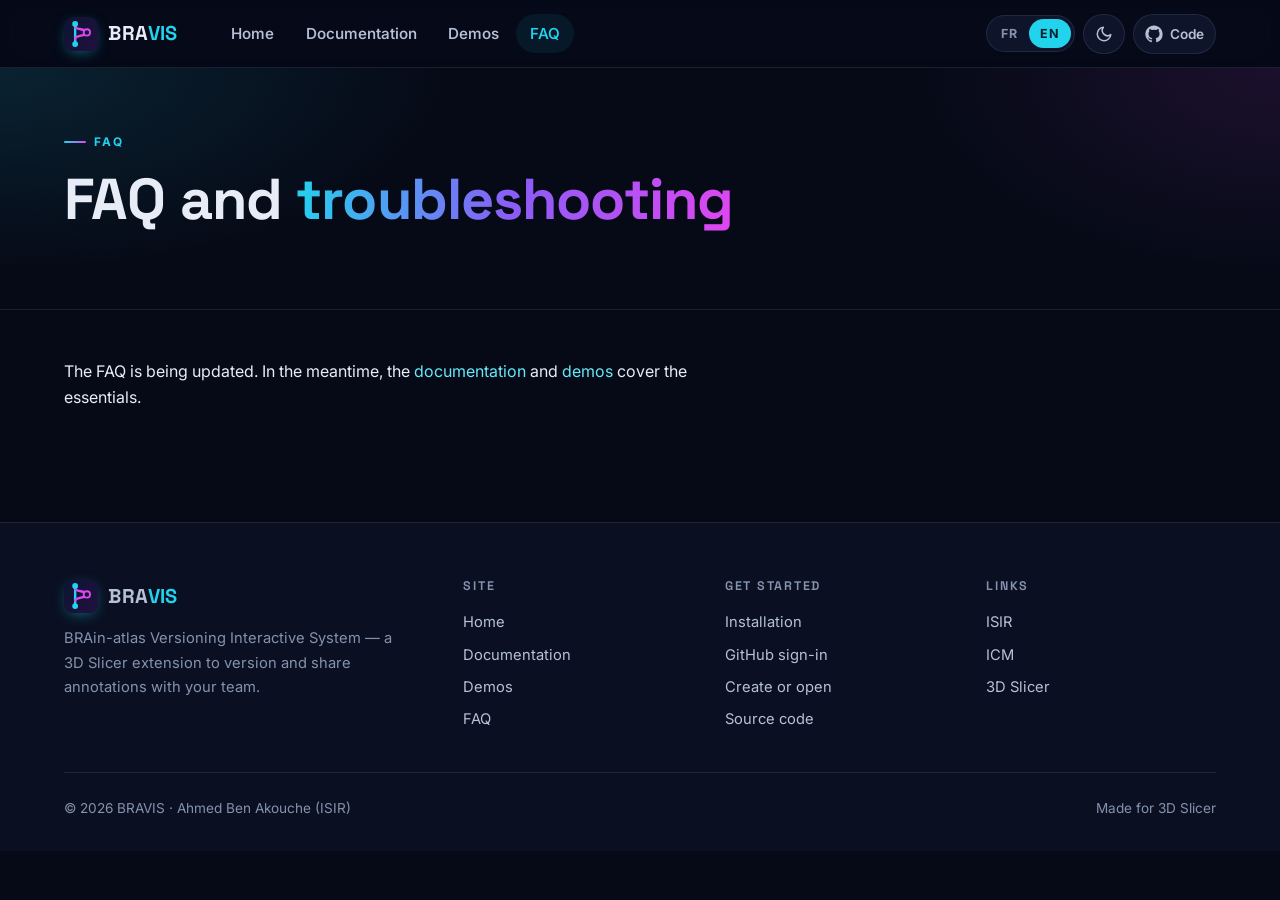
<file: faq.html>
<!DOCTYPE html>
<html lang="en" data-theme="dark" data-theme-pref="dark" data-lang="en"
      data-title-fr="FAQ et dépannage — BRAVIS"
      data-title-en="FAQ & troubleshooting — BRAVIS">
<head>
  <meta charset="utf-8">
  <meta name="viewport" content="width=device-width, initial-scale=1">
  <title>FAQ et dépannage — BRAVIS</title>
  <meta name="description" content="Questions fréquentes et dépannage de BRAVIS : installation, Share refusé, Merge, cadenas, reviews."
        data-fr-content="Questions fréquentes et dépannage de BRAVIS : installation, Share refusé, Merge, cadenas, reviews."
        data-en-content="BRAVIS frequently asked questions and troubleshooting: installation, refused Share, Merge, padlocks, reviews.">
  <meta name="theme-color" content="#060a17">
  <meta property="og:type" content="website">
  <meta property="og:title" content="FAQ — BRAVIS">
  <meta property="og:image" content="assets/img/bravis-banner.jpg">
  <link rel="icon" href="assets/img/favicon.svg" type="image/svg+xml">
  <link rel="preconnect" href="https://fonts.googleapis.com">
  <link rel="preconnect" href="https://fonts.gstatic.com" crossorigin>
  <link rel="stylesheet" href="https://fonts.googleapis.com/css2?family=Inter:wght@400..700&family=JetBrains+Mono:wght@500;700&family=Space+Grotesk:wght@500..700&display=swap">
  <link rel="stylesheet" href="assets/css/style.css">
  <script>
    (function () {
      var d = document.documentElement, t, l;
      try { t = localStorage.getItem("bravis-theme"); l = localStorage.getItem("bravis-lang"); } catch (e) {}
      if (t !== "light" && t !== "dark" && t !== "auto") t = "dark";
      if (l !== "fr" && l !== "en") l = "en";
      var dark = t === "dark" || (t === "auto" && window.matchMedia && matchMedia("(prefers-color-scheme: dark)").matches);
      d.setAttribute("data-theme", dark ? "dark" : "light");
      d.setAttribute("data-theme-pref", t);
      d.setAttribute("data-lang", l);
      d.lang = l;
      var title = d.getAttribute("data-title-" + l);
      if (title) document.title = title;
    })();
  </script>
  <script src="assets/js/config.js" defer></script>
  <script src="assets/js/videos.js" defer></script>
  <script src="assets/js/main.js" defer></script>
</head>
<body>
  <a class="skip-link" href="#main"><span data-l="fr">Aller au contenu</span><span data-l="en">Skip to content</span></a>

  <header class="site-header">
    <div class="container">
      <a class="brand" href="index.html" aria-label="BRAVIS">
        <img src="assets/img/favicon.svg" alt="" width="34" height="34">
        <span class="brand-name">BRA<span class="brand-vis">VIS</span></span>
      </a>
      <nav class="main-nav" id="main-nav" data-fr-aria-label="Navigation principale" data-en-aria-label="Main navigation">
        <a href="index.html"><span data-l="fr">Accueil</span><span data-l="en">Home</span></a>
        <a href="documentation.html">Documentation</a>
        <a href="demos.html"><span data-l="fr">Démos</span><span data-l="en">Demos</span></a>
        <a href="faq.html" aria-current="page">FAQ</a>
      </nav>
      <div class="header-actions">
        <div class="lang-switch" role="group" aria-label="Langue / Language">
          <button type="button" data-set-lang="fr" aria-pressed="true">FR</button>
          <button type="button" data-set-lang="en" aria-pressed="false">EN</button>
        </div>
        <button type="button" class="icon-btn theme-toggle" data-theme-toggle aria-label="Thème">
          <svg class="ico ico-auto" viewBox="0 0 24 24" fill="none" stroke="currentColor" stroke-width="2" aria-hidden="true"><circle cx="12" cy="12" r="9"/><path d="M12 3a9 9 0 0 0 0 18z" fill="currentColor"/></svg>
          <svg class="ico ico-light" viewBox="0 0 24 24" fill="none" stroke="currentColor" stroke-width="2" stroke-linecap="round" aria-hidden="true"><circle cx="12" cy="12" r="4"/><path d="M12 2v2M12 20v2M4.9 4.9l1.4 1.4M17.7 17.7l1.4 1.4M2 12h2M20 12h2M4.9 19.1l1.4-1.4M17.7 6.3l1.4-1.4"/></svg>
          <svg class="ico ico-dark" viewBox="0 0 24 24" fill="none" stroke="currentColor" stroke-width="2" stroke-linejoin="round" aria-hidden="true"><path d="M21 12.8A9 9 0 1 1 11.2 3a7 7 0 0 0 9.8 9.8z"/></svg>
        </button>
        <a class="icon-btn source-link" data-source-link href="#" hidden>
          <svg viewBox="0 0 24 24" fill="currentColor" aria-hidden="true"><path d="M12 .5C5.65.5.5 5.65.5 12c0 5.08 3.29 9.39 7.86 10.91.58.1.79-.25.79-.56v-2c-3.2.7-3.87-1.37-3.87-1.37-.52-1.33-1.28-1.69-1.28-1.69-1.04-.71.08-.7.08-.7 1.15.08 1.76 1.18 1.76 1.18 1.03 1.76 2.69 1.25 3.35.96.1-.75.4-1.25.73-1.54-2.55-.29-5.24-1.28-5.24-5.68 0-1.25.45-2.28 1.18-3.08-.12-.29-.51-1.46.11-3.04 0 0 .97-.31 3.17 1.18a11 11 0 0 1 5.77 0c2.2-1.49 3.17-1.18 3.17-1.18.63 1.58.23 2.75.11 3.04.74.8 1.18 1.83 1.18 3.08 0 4.41-2.69 5.38-5.25 5.67.41.36.78 1.06.78 2.14v3.17c0 .31.21.67.8.56A11.5 11.5 0 0 0 23.5 12C23.5 5.65 18.35.5 12 .5z"/></svg>
          <span class="label">Code</span>
        </a>
        <button type="button" class="icon-btn nav-toggle" aria-controls="main-nav" aria-expanded="false" data-fr-aria-label="Ouvrir le menu" data-en-aria-label="Open menu" aria-label="Menu">
          <svg viewBox="0 0 24 24" fill="none" stroke="currentColor" stroke-width="2" stroke-linecap="round" aria-hidden="true"><path d="M4 7h16M4 12h16M4 17h16"/></svg>
        </button>
      </div>
    </div>
  </header>

  <main id="main">
    <section class="doc-hero">
      <div class="container">
        <span class="eyebrow">FAQ</span>
        <h1><span data-l="fr">Questions fréquentes et <span class="gradient-text">dépannage</span></span><span data-l="en">FAQ and <span class="gradient-text">troubleshooting</span></span></h1>
      </div>
    </section>

    <section class="section" style="padding-top: 3rem;">
      <div class="container">
        <p class="lead" style="max-width: 40rem;">
          <span data-l="fr">La FAQ est en cours de mise à jour. En attendant, la <a href="documentation.html">documentation</a> et les <a href="demos.html">démos</a> couvrent l’essentiel.</span>
          <span data-l="en">The FAQ is being updated. In the meantime, the <a href="documentation.html">documentation</a> and <a href="demos.html">demos</a> cover the essentials.</span>
        </p>

        <!-- FAQ content kept for later — remove hidden to show again -->
        <div id="faq-content" hidden>

        <!-- ============ Installation ============ -->
        <h2 class="faq-cat"><span data-l="fr">Installation et connexion</span><span data-l="en">Installation &amp; sign-in</span></h2>
        <div class="faq-list">
          <details class="faq">
            <summary><span data-l="fr">Le module n’apparaît pas dans Slicer.</span><span data-l="en">The module does not show up in Slicer.</span></summary>
            <div class="faq-body">
              <div data-l="fr"><p>Vérifiez que <strong>Additional module paths</strong> (<span class="ui">Edit</span> → <span class="ui">Application Settings</span> → <span class="ui">Modules</span>) pointe bien vers le dossier <code>CollaborativeVersioning</code>, puis redémarrez Slicer. Le module se trouve dans la catégorie <strong>Informatics</strong>, sous le nom <strong>BRAVIS</strong>. <a href="documentation.html#installation">Voir l’installation</a>.</p></div>
              <div data-l="en"><p>Check that <strong>Additional module paths</strong> (<span class="ui">Edit</span> → <span class="ui">Application Settings</span> → <span class="ui">Modules</span>) points to the <code>CollaborativeVersioning</code> folder, then restart Slicer. The module is in the <strong>Informatics</strong> category, named <strong>BRAVIS</strong>. <a href="documentation.html#installation">See installation</a>.</p></div>
            </div>
          </details>
          <details class="faq">
            <summary><span data-l="fr">Message « The xxhash package is required… »</span><span data-l="en">“The xxhash package is required…” message</span></summary>
            <div class="faq-body">
              <div data-l="fr"><p>Le stockage des segmentations utilise <code>xxhash</code>. Dans la console Python de Slicer :</p></div>
              <div data-l="en"><p>Segmentation storage uses <code>xxhash</code>. In Slicer’s Python console:</p></div>
              <pre><code>slicer.util.pip_install("xxhash")</code></pre>
            </div>
          </details>
          <details class="faq">
            <summary><span data-l="fr">Git ou GitHub CLI (<code>gh</code>) introuvable.</span><span data-l="en">Git or GitHub CLI (<code>gh</code>) not found.</span></summary>
            <div class="faq-body">
              <div data-l="fr"><p>Installez-les, vérifiez dans un terminal avec <code>git --version</code> et <code>gh --version</code>, puis <strong>redémarrez Slicer</strong> pour qu’il les trouve dans le <code>PATH</code>.</p></div>
              <div data-l="en"><p>Install them, check in a terminal with <code>git --version</code> and <code>gh --version</code>, then <strong>restart Slicer</strong> so it finds them on the <code>PATH</code>.</p></div>
            </div>
          </details>
          <details class="faq">
            <summary><span data-l="fr">La connexion GitHub n’aboutit pas.</span><span data-l="en">GitHub sign-in does not complete.</span></summary>
            <div class="faq-body">
              <div data-l="fr"><p>Si un compte <code>gh</code> est déjà présent, utilisez <span class="ui">Continue</span> ou <span class="ui">Switch account</span> dans la fenêtre <strong>GitHub account</strong>. Sinon, cliquez sur <span class="ui">I have signed in</span> seulement <em>après</em> avoir collé le code sur <code>github.com/login/device</code> et autorisé l’accès. Si <strong>Cannot reach GitHub</strong> apparaît : <span class="ui">Try again</span>, ou <span class="ui">Local mode</span> pour travailler hors ligne sur les projets déjà présents. En dernier recours : <span class="ui">Disconnect</span> puis reconnectez-vous. <a href="documentation.html#connexion">Voir la connexion</a>.</p></div>
              <div data-l="en"><p>If a <code>gh</code> account is already present, use <span class="ui">Continue</span> or <span class="ui">Switch account</span> in the <strong>GitHub account</strong> window. Otherwise, click <span class="ui">I have signed in</span> only <em>after</em> pasting the code at <code>github.com/login/device</code> and authorizing. If <strong>Cannot reach GitHub</strong> shows: <span class="ui">Try again</span>, or <span class="ui">Local mode</span> to work offline on projects already on this computer. Last resort: <span class="ui">Disconnect</span>, then sign in again. <a href="documentation.html#connexion">See sign-in</a>.</p></div>
            </div>
          </details>
          <details class="faq">
            <summary><span data-l="fr">Quels atlas sont pris en charge ?</span><span data-l="en">Which atlases are supported?</span></summary>
            <div class="faq-body">
              <div data-l="fr"><p>Allen Mouse Brain Atlas et Allen Human Brain Atlas sont intégrés. Toute autre hiérarchie peut être chargée en JSON (<code>atlas_name</code> + <code>tree</code>) ou créée avec l’éditeur d’ontologie. <a href="documentation.html#ontologie">Voir les ontologies</a>.</p></div>
              <div data-l="en"><p>Allen Mouse Brain Atlas and Allen Human Brain Atlas are built in. Any other hierarchy can be loaded as JSON (<code>atlas_name</code> + <code>tree</code>) or built with the ontology editor. <a href="documentation.html#ontologie">See ontologies</a>.</p></div>
            </div>
          </details>
        </div>

        <!-- ============ Versions ============ -->
        <h2 class="faq-cat"><span data-l="fr">Versions et partage</span><span data-l="en">Versions &amp; sharing</span></h2>
        <div class="faq-list">
          <details class="faq">
            <summary><span data-l="fr">Quelle différence entre Save et Share ?</span><span data-l="en">What is the difference between Save and Share?</span></summary>
            <div class="faq-body">
              <div data-l="fr"><p><strong>Save</strong> enregistre une version sur <em>votre</em> ordinateur (cadre en pointillés). <strong>Share</strong> la publie sur le projet partagé (cadre plein), pour toute l’équipe.</p></div>
              <div data-l="en"><p><strong>Save</strong> records a version on <em>your</em> computer (dashed border). <strong>Share</strong> publishes it to the shared project (solid border), for the whole team.</p></div>
            </div>
          </details>
          <details class="faq">
            <summary><span data-l="fr">Share est refusé alors que ma branche semble bonne.</span><span data-l="en">Share is refused although my branch looks fine.</span></summary>
            <div class="faq-body">
              <div data-l="fr"><p>Avant d’envoyer, BRAVIS vérifie <em>tout</em> le projet partagé, pas seulement la branche affichée : main ou une autre branche est peut-être en avance. Ouvrez <a href="documentation.html#compare-shared">Compare with shared</a>, choisissez une action, <span class="ui">Validate</span>, puis réessayez.</p><p>Autres causes : rien de nouveau à partager, cadenas junior, ou review 🔵 ouverte sur la branche de tâche.</p></div>
              <div data-l="en"><p>Before sending, BRAVIS checks the <em>whole</em> shared project, not only the branch on screen: main or another branch may be ahead. Open <a href="documentation.html#compare-shared">Compare with shared</a>, pick an action, <span class="ui">Validate</span>, then retry.</p><p>Other causes: nothing new to share, junior padlock, or an open 🔵 review on the task branch.</p></div>
            </div>
          </details>
          <details class="faq">
            <summary><span data-l="fr">Mes collègues ne voient pas mes versions.</span><span data-l="en">My colleagues cannot see my versions.</span></summary>
            <div class="faq-body">
              <div data-l="fr"><p>Vérifiez que vos versions ont un cadre <strong>plein</strong> (Share effectué). Ensuite, chaque collègue doit faire <strong>Compare with shared</strong> / <strong>Update</strong> de son côté : les copies locales ne se mettent pas à jour toutes seules.</p></div>
              <div data-l="en"><p>Check that your versions have a <strong>solid</strong> border (Share done). Then each colleague must run <strong>Compare with shared</strong> / <strong>Update</strong> on their side: local copies do not update by themselves.</p></div>
            </div>
          </details>
          <details class="faq">
            <summary><span data-l="fr">La cloche affiche ⚠.</span><span data-l="en">The bell shows ⚠.</span></summary>
            <div class="faq-body">
              <div data-l="fr"><p>Votre copie locale n’est plus alignée avec le projet partagé (quelqu’un a fait Share, Assign ou Accept). Ouvrez la cloche puis <span class="ui">Compare with shared</span>.</p></div>
              <div data-l="en"><p>Your local copy is no longer aligned with the shared project (someone ran Share, Assign or Accept). Open the bell, then <span class="ui">Compare with shared</span>.</p></div>
            </div>
          </details>
          <details class="faq">
            <summary><span data-l="fr">Pourquoi je ne vois pas le bouton Merge ?</span><span data-l="en">Why don’t I see the Merge button?</span></summary>
            <div class="faq-body">
              <div data-l="fr"><p>Merge est dans les <strong>Version details</strong> d’un nœud, pas dans le panneau principal. Il n’apparaît pas si :</p>
                <ul>
                  <li>le nœud n’est pas le bout de sa branche, ou n’est pas encore partagé ;</li>
                  <li>la branche est déjà intégrée dans sa cible ;</li>
                  <li>c’est une branche de tâche (il faut passer par Request review / Accept) ou un nœud <code>…/start</code> ;</li>
                  <li>le parent est déjà mergé plus haut ;</li>
                  <li>votre rôle ne le permet pas (junior hors de sa tâche).</li>
                </ul>
                <p><a href="documentation.html#merge">Voir les règles de Merge</a>.</p></div>
              <div data-l="en"><p>Merge lives in a node’s <strong>Version details</strong>, not in the main panel. It does not show when:</p>
                <ul>
                  <li>the node is not its branch tip, or is not shared yet;</li>
                  <li>the branch is already in its target;</li>
                  <li>it is a task branch (use Request review / Accept) or a <code>…/start</code> node;</li>
                  <li>the parent is already merged higher up;</li>
                  <li>your role does not allow it (junior outside their task).</li>
                </ul>
                <p><a href="documentation.html#merge">See the Merge rules</a>.</p></div>
            </div>
          </details>
          <details class="faq">
            <summary><span data-l="fr">Puis-je supprimer une version déjà partagée ?</span><span data-l="en">Can I delete an already shared version?</span></summary>
            <div class="faq-body">
              <div data-l="fr"><p>Non. <span class="ui">Delete</span> dans les Version details ne concerne que les versions <strong>locales</strong> (pointillés). L’historique partagé est conservé.</p></div>
              <div data-l="en"><p>No. <span class="ui">Delete</span> in Version details only applies to <strong>local</strong> versions (dashed). The shared history is kept.</p></div>
            </div>
          </details>
          <details class="faq">
            <summary><span data-l="fr">J’ai perdu mon travail en changeant de version.</span><span data-l="en">I lost my work when switching versions.</span></summary>
            <div class="faq-body">
              <div data-l="fr"><p>Switch charge une autre version à la place de l’état actuel. Faites toujours <strong>Save</strong> avant un Switch si vous voulez garder ce que vous avez fait.</p></div>
              <div data-l="en"><p>Switch loads another version in place of the current state. Always <strong>Save</strong> before a Switch if you want to keep what you did.</p></div>
            </div>
          </details>
        </div>

        <!-- ============ Collaboration ============ -->
        <h2 class="faq-cat">Collaboration</h2>
        <div class="faq-list">
          <details class="faq">
            <summary><span data-l="fr">Je suis bloqué par un cadenas 🔒.</span><span data-l="en">I am blocked by a 🔒 padlock.</span></summary>
            <div class="faq-body">
              <div data-l="fr"><p>En junior, vous ne pouvez écrire (Save, Share) que sur les branches de vos tâches et leurs sous-branches. Faites Switch sur un nœud sans cadenas de votre tâche. Sans tâche active, demandez à un senior de vous en assigner une. <a href="documentation.html#permissions">Voir les permissions</a>.</p></div>
              <div data-l="en"><p>As a junior, you can only write (Save, Share) on your task branches and their sub-branches. Switch to a node of your task without a padlock. Without an active task, ask a senior to assign you one. <a href="documentation.html#permissions">See permissions</a>.</p></div>
            </div>
          </details>
          <details class="faq">
            <summary><span data-l="fr">Je ne peux pas demander de review.</span><span data-l="en">I cannot request a review.</span></summary>
            <div class="faq-body">
              <div data-l="fr"><p><span class="ui">Request review</span> apparaît sur le <strong>bout partagé</strong> de la branche de tâche. Faites d’abord Share. Si la tâche est déjà 🔵, une review est en attente : attendez Accept ou Decline.</p></div>
              <div data-l="en"><p><span class="ui">Request review</span> shows on the <strong>shared tip</strong> of the task branch. Share first. If the task is already 🔵, a review is pending: wait for Accept or Decline.</p></div>
            </div>
          </details>
          <details class="faq">
            <summary><span data-l="fr">Mon collègue invité ne voit pas le projet.</span><span data-l="en">My invited colleague cannot see the project.</span></summary>
            <div class="faq-body">
              <div data-l="fr"><p>Il doit accepter l’invitation : cloche 🔔 → <strong>Invitations</strong> → <span class="ui">Join</span>. Le projet apparaît alors dans sa liste <strong>Project</strong> ; il fait <span class="ui">Open</span>.</p></div>
              <div data-l="en"><p>They must accept the invitation: 🔔 bell → <strong>Invitations</strong> → <span class="ui">Join</span>. The project then shows in their <strong>Project</strong> list; they click <span class="ui">Open</span>.</p></div>
            </div>
          </details>
          <details class="faq">
            <summary><span data-l="fr">Deux juniors peuvent-ils travailler sur la même tâche ?</span><span data-l="en">Can two juniors work on the same task?</span></summary>
            <div class="faq-body">
              <div data-l="fr"><p>Oui : une tâche = une branche partagée par tous les juniors cochés. Un seul demande la review (🔵), l’autre attend. Accept clôture la tâche pour les deux.</p></div>
              <div data-l="en"><p>Yes: one task = one branch shared by all ticked juniors. Only one requests the review (🔵), the other waits. Accept closes the task for both.</p></div>
            </div>
          </details>
          <details class="faq">
            <summary><span data-l="fr">Où sont stockées nos données ?</span><span data-l="en">Where is our data stored?</span></summary>
            <div class="faq-body">
              <div data-l="fr"><p>Dans un dépôt GitHub <strong>privé</strong> créé pour le projet, et dans une copie locale sur chaque ordinateur. Seules les personnes invitées y ont accès. <a href="documentation.html#stockage">Voir le stockage</a>.</p></div>
              <div data-l="en"><p>In a <strong>private</strong> GitHub repository created for the project, and in a local copy on each computer. Only invited people have access. <a href="documentation.html#stockage">See storage</a>.</p></div>
            </div>
          </details>
        </div>

        <div class="cta-band" style="margin-top: 4rem;">
          <h2><span data-l="fr">Pas trouvé votre réponse ?</span><span data-l="en">Didn’t find your answer?</span></h2>
          <p><span data-l="fr">La documentation détaille chaque fonction, avec des vidéos.</span><span data-l="en">The documentation covers every feature in detail, with videos.</span></p>
          <div class="hero-ctas">
            <a class="btn btn-primary" href="documentation.html"><span data-l="fr">Ouvrir la documentation</span><span data-l="en">Open the documentation</span></a>
            <a class="btn btn-ghost" href="demos.html"><span data-l="fr">Voir les démos</span><span data-l="en">Watch the demos</span></a>
          </div>
        </div>

        </div><!-- /#faq-content -->
      </div>
    </section>
  </main>

  <footer class="site-footer">
    <div class="container">
      <div class="footer-grid">
        <div class="footer-about">
          <a class="brand" href="index.html"><img src="assets/img/favicon.svg" alt="" width="34" height="34"><span>BRA<span class="brand-vis">VIS</span></span></a>
          <p><span data-l="fr">BRAin-atlas Versioning Interactive System — extension 3D Slicer pour versionner et partager des annotations en équipe.</span><span data-l="en">BRAin-atlas Versioning Interactive System — a 3D Slicer extension to version and share annotations with your team.</span></p>
        </div>
        <div>
          <h4><span data-l="fr">Site</span><span data-l="en">Site</span></h4>
          <ul>
            <li><a href="index.html"><span data-l="fr">Accueil</span><span data-l="en">Home</span></a></li>
            <li><a href="documentation.html">Documentation</a></li>
            <li><a href="demos.html"><span data-l="fr">Démos</span><span data-l="en">Demos</span></a></li>
            <li><a href="faq.html">FAQ</a></li>
          </ul>
        </div>
        <div>
          <h4><span data-l="fr">Démarrer</span><span data-l="en">Get started</span></h4>
          <ul>
            <li><a href="documentation.html#installation">Installation</a></li>
            <li><a href="documentation.html#connexion"><span data-l="fr">Connexion GitHub</span><span data-l="en">GitHub sign-in</span></a></li>
            <li><a href="documentation.html#projet"><span data-l="fr">Créer ou ouvrir</span><span data-l="en">Create or open</span></a></li>
            <li><a data-source-link href="#" hidden><span data-l="fr">Code source</span><span data-l="en">Source code</span></a></li>
          </ul>
        </div>
        <div>
          <h4><span data-l="fr">Liens</span><span data-l="en">Links</span></h4>
          <ul>
            <li><a href="https://www.isir.upmc.fr/" target="_blank" rel="noopener">ISIR</a></li>
            <li><a href="https://institutducerveau-icm.org/" target="_blank" rel="noopener">ICM</a></li>
            <li><a href="https://www.slicer.org/" target="_blank" rel="noopener">3D Slicer</a></li>
          </ul>
        </div>
      </div>
      <div class="footer-bottom">
        <span>© <span data-year>2026</span> BRAVIS · Ahmed Ben Akouche (ISIR)</span>
        <span><span data-l="fr">Fait pour 3D Slicer</span><span data-l="en">Made for 3D Slicer</span></span>
      </div>
    </div>
  </footer>
</body>
</html>
</file>
<file: assets/css/style.css>
/* =========================================================================
   BRAVIS — site styles
   Themes: [data-theme="dark"] / [data-theme="light"] on <html>
   Languages: [data-lang="fr"|"en"] on <html>, content tagged with data-l
   ========================================================================= */

/* ---------- Theme tokens ---------- */
:root {
  --font-sans: "Inter", "Segoe UI", system-ui, -apple-system, Roboto, "Helvetica Neue", Arial, sans-serif;
  --font-display: "Space Grotesk", "Inter", "Segoe UI", system-ui, sans-serif;
  --font-mono: "JetBrains Mono", "Cascadia Code", Consolas, "SFMono-Regular", Menlo, monospace;

  --cyan: #22d3ee;
  --magenta: #e046f0;
  --violet: #8b5cf6;
  --indigo: #6366f1;
  --mint: #34d399;
  --amber: #f59e0b;
  --red: #f43f5e;

  --radius-sm: 8px;
  --radius: 14px;
  --radius-lg: 22px;
  --header-h: 68px;
  --maxw: 1200px;
  --ease: cubic-bezier(.2, .7, .2, 1);
}

:root[data-theme="dark"] {
  color-scheme: dark;
  --bg: #060a17;
  --bg-soft: #0a1022;
  --surface: #0e152b;
  --surface-2: #131c37;
  --surface-3: #1a2547;
  --border: rgba(148, 163, 184, .14);
  --border-strong: rgba(148, 163, 184, .28);
  --text: #e7ecf6;
  --text-soft: #b7c1d6;
  --muted: #8592ad;
  --accent: #22d3ee;
  --accent-ink: #04202a;
  --accent-2: #e046f0;
  --link: #67e8f9;
  --code-bg: rgba(34, 211, 238, .08);
  --code-text: #a5f3fc;
  --shadow: 0 18px 50px -18px rgba(0, 0, 0, .75);
  --shadow-soft: 0 8px 30px -12px rgba(0, 0, 0, .6);
  --glow: 0 0 0 1px rgba(34, 211, 238, .25), 0 20px 60px -20px rgba(34, 211, 238, .35);
  --grid-line: rgba(99, 102, 241, .08);
  --header-bg: rgba(6, 10, 23, .72);
  --placeholder-bg: repeating-linear-gradient(135deg, rgba(34, 211, 238, .05) 0 12px, transparent 12px 24px);
}

:root[data-theme="light"] {
  color-scheme: light;
  --bg: #f5f7fc;
  --bg-soft: #eef2fa;
  --surface: #ffffff;
  --surface-2: #f3f6fc;
  --surface-3: #e8eef9;
  --border: rgba(15, 23, 42, .09);
  --border-strong: rgba(15, 23, 42, .18);
  --text: #0d1529;
  --text-soft: #34405a;
  --muted: #5d6a85;
  --accent: #0891b2;
  --accent-ink: #ffffff;
  --accent-2: #b0179f;
  --link: #0e7490;
  --code-bg: rgba(8, 145, 178, .08);
  --code-text: #0e6a83;
  --shadow: 0 18px 50px -22px rgba(15, 23, 42, .28);
  --shadow-soft: 0 8px 26px -14px rgba(15, 23, 42, .22);
  --glow: 0 0 0 1px rgba(8, 145, 178, .2), 0 20px 50px -24px rgba(8, 145, 178, .35);
  --grid-line: rgba(99, 102, 241, .07);
  --header-bg: rgba(245, 247, 252, .78);
  --placeholder-bg: repeating-linear-gradient(135deg, rgba(8, 145, 178, .05) 0 12px, transparent 12px 24px);
}

/* ---------- Language switching ---------- */
:root[data-lang="fr"] [data-l="en"],
:root[data-lang="en"] [data-l="fr"] { display: none !important; }

/* ---------- Base ---------- */
*, *::before, *::after { box-sizing: border-box; }
[hidden] { display: none !important; }

html {
  scroll-behavior: smooth;
  scroll-padding-top: calc(var(--header-h) + 20px);
  -webkit-text-size-adjust: 100%;
}

body {
  margin: 0;
  font-family: var(--font-sans);
  font-size: 16px;
  line-height: 1.65;
  color: var(--text);
  background: var(--bg);
  -webkit-font-smoothing: antialiased;
  transition: background-color .35s var(--ease), color .35s var(--ease);
  overflow-x: hidden;
}

img, video, svg { max-width: 100%; display: block; }
a { color: var(--link); text-decoration: none; }
a:hover { text-decoration: underline; text-underline-offset: 3px; }
p { margin: 0 0 1em; }
h1, h2, h3, h4 { font-family: var(--font-display); line-height: 1.2; margin: 0 0 .6em; letter-spacing: -.015em; }
h1 { font-size: clamp(2.2rem, 5vw, 3.6rem); font-weight: 700; }
h2 { font-size: clamp(1.6rem, 3vw, 2.2rem); font-weight: 700; }
h3 { font-size: 1.2rem; font-weight: 650; }
h4 { font-size: 1rem; font-weight: 650; }
strong { font-weight: 650; color: var(--text); }
hr { border: 0; border-top: 1px solid var(--border); margin: 2.5rem 0; }

code, kbd {
  font-family: var(--font-mono);
  font-size: .86em;
  padding: .15em .45em;
  border-radius: 6px;
  background: var(--code-bg);
  color: var(--code-text);
  white-space: nowrap;
}
kbd { border: 1px solid var(--border-strong); background: var(--surface-2); color: var(--text); box-shadow: 0 2px 0 var(--border-strong); }
pre {
  font-family: var(--font-mono);
  font-size: .86rem;
  line-height: 1.6;
  background: var(--surface-2);
  border: 1px solid var(--border);
  border-radius: var(--radius);
  padding: 1rem 1.2rem;
  overflow-x: auto;
  margin: 0 0 1.2em;
}
pre code { background: none; padding: 0; color: var(--text-soft); white-space: pre; font-size: inherit; }

.code-block {
  position: relative;
  margin: 0 0 1.2em;
}
.code-block pre {
  margin: 0;
  padding-right: 4.5rem;
}
.code-copy {
  position: absolute;
  top: .55rem;
  right: .55rem;
  z-index: 1;
  font: 600 .72rem var(--font-sans);
  letter-spacing: .02em;
  padding: .28rem .55rem;
  border-radius: 6px;
  border: 1px solid var(--border-strong);
  background: var(--surface);
  color: var(--text-soft);
  cursor: pointer;
  transition: color .15s, border-color .15s, background .15s;
}
.code-copy:hover {
  color: var(--text);
  border-color: var(--accent);
  background: var(--surface-2);
}
.code-copy.is-copied {
  color: var(--accent);
  border-color: var(--accent);
}

::selection { background: rgba(34, 211, 238, .3); }

:focus-visible { outline: 2px solid var(--accent); outline-offset: 3px; border-radius: 6px; }

.skip-link {
  position: absolute; left: 1rem; top: -60px; z-index: 200;
  background: var(--accent); color: var(--accent-ink);
  padding: .6rem 1rem; border-radius: var(--radius-sm); font-weight: 600;
}
.skip-link:focus { top: 1rem; }

.container { width: 100%; max-width: var(--maxw); margin: 0 auto; padding: 0 1.5rem; }
.visually-hidden { position: absolute !important; width: 1px; height: 1px; overflow: hidden; clip: rect(0 0 0 0); white-space: nowrap; }

.gradient-text {
  background: linear-gradient(100deg, var(--cyan) 0%, var(--violet) 50%, var(--magenta) 100%);
  -webkit-background-clip: text; background-clip: text; color: transparent;
}
:root[data-theme="light"] .gradient-text {
  background-image: linear-gradient(100deg, #0891b2 0%, #6d28d9 55%, #b0179f 100%);
}

/* ---------- Header ---------- */
.site-header {
  position: sticky; top: 0; z-index: 100;
  height: var(--header-h);
  background: var(--header-bg);
  backdrop-filter: saturate(160%) blur(14px);
  -webkit-backdrop-filter: saturate(160%) blur(14px);
  border-bottom: 1px solid var(--border);
}
.site-header .container { height: 100%; display: flex; align-items: center; gap: 1.5rem; }

.brand { display: flex; align-items: center; gap: .65rem; color: var(--text); font-family: var(--font-display); font-weight: 700; font-size: 1.25rem; letter-spacing: .02em; }
.brand:hover { text-decoration: none; }
.brand img { width: 34px; height: 34px; border-radius: 9px; box-shadow: 0 4px 14px -4px rgba(34, 211, 238, .5); }
.brand .brand-vis { color: var(--accent); }

.main-nav { display: flex; align-items: center; gap: .25rem; margin-left: 1rem; }
.main-nav a {
  color: var(--text-soft); font-weight: 550; font-size: .95rem;
  padding: .45rem .85rem; border-radius: 999px;
  transition: color .2s, background-color .2s;
}
.main-nav a:hover { color: var(--text); background: var(--surface-2); text-decoration: none; }
.main-nav a[aria-current="page"] { color: var(--accent); background: var(--code-bg); }

.header-actions { margin-left: auto; display: flex; align-items: center; gap: .5rem; }

.icon-btn {
  display: inline-flex; align-items: center; justify-content: center; gap: .4rem;
  height: 40px; min-width: 40px; padding: 0 .7rem;
  border-radius: 999px; border: 1px solid var(--border);
  background: var(--surface); color: var(--text-soft);
  font: 600 .85rem var(--font-sans); cursor: pointer;
  transition: border-color .2s, color .2s, background-color .2s, transform .15s;
}
.icon-btn:hover { color: var(--text); border-color: var(--border-strong); text-decoration: none; }
.icon-btn:active { transform: scale(.96); }
.icon-btn svg { width: 18px; height: 18px; }

.lang-switch { display: inline-flex; padding: 3px; border-radius: 999px; border: 1px solid var(--border); background: var(--surface); }
.lang-switch button {
  border: 0; background: transparent; color: var(--muted);
  font: 700 .78rem var(--font-sans); letter-spacing: .06em;
  padding: .42rem .7rem; border-radius: 999px; cursor: pointer;
  transition: background-color .2s, color .2s;
}
.lang-switch button[aria-pressed="true"] { background: var(--accent); color: var(--accent-ink); }

.theme-toggle .ico { display: none; }
:root[data-theme-pref="auto"] .theme-toggle .ico-auto,
:root[data-theme-pref="light"] .theme-toggle .ico-light,
:root[data-theme-pref="dark"] .theme-toggle .ico-dark { display: block; }

.nav-toggle { display: none; }

.source-link.is-todo { border-style: dashed; color: var(--amber); }

@media (max-width: 920px) {
  .nav-toggle { display: inline-flex; }
  .main-nav {
    position: fixed; inset: var(--header-h) 0 auto 0; margin: 0;
    flex-direction: column; align-items: stretch; gap: .25rem;
    padding: 1rem 1.5rem 1.5rem;
    background: var(--bg); border-bottom: 1px solid var(--border);
    box-shadow: var(--shadow);
    transform: translateY(-120%); opacity: 0; pointer-events: none;
    transition: transform .3s var(--ease), opacity .3s;
  }
  .main-nav.is-open { transform: none; opacity: 1; pointer-events: auto; }
  .main-nav a { padding: .8rem 1rem; border-radius: var(--radius-sm); font-size: 1.05rem; }
  .header-actions .source-link .label { display: none; }
}
@media (max-width: 520px) {
  .site-header .container { gap: .6rem; padding: 0 1rem; }
  .brand span.brand-name { display: none; }
  .header-actions { gap: .35rem; }
}

/* ---------- Buttons ---------- */
.btn {
  display: inline-flex; align-items: center; justify-content: center; gap: .55rem;
  padding: .85rem 1.4rem; border-radius: 999px;
  font: 650 .98rem var(--font-sans); cursor: pointer;
  border: 1px solid transparent;
  transition: transform .18s var(--ease), box-shadow .25s, background-color .2s, border-color .2s, color .2s;
}
.btn:hover { text-decoration: none; transform: translateY(-2px); }
.btn svg { width: 18px; height: 18px; }
.btn-primary {
  color: #fff;
  background: linear-gradient(100deg, #0ea5c6, #7c3aed 60%, #c026d3);
  box-shadow: 0 12px 30px -12px rgba(124, 58, 237, .7);
}
.btn-primary:hover { box-shadow: 0 16px 36px -12px rgba(124, 58, 237, .85); color: #fff; }
.btn-ghost { color: var(--text); background: var(--surface); border-color: var(--border-strong); }
.btn-ghost:hover { border-color: var(--accent); color: var(--accent); }

/* ---------- Sections ---------- */
.section { padding: 6rem 0; position: relative; }
.section-alt { background: var(--bg-soft); border-top: 1px solid var(--border); border-bottom: 1px solid var(--border); }
.section-head { max-width: 760px; margin: 0 auto 3.2rem; text-align: center; }
.section-head p { color: var(--text-soft); font-size: 1.08rem; }
.eyebrow {
  display: inline-flex; align-items: center; gap: .5rem;
  font: 700 .74rem var(--font-sans); letter-spacing: .16em; text-transform: uppercase;
  color: var(--accent); margin-bottom: 1rem;
}
.eyebrow::before { content: ""; width: 22px; height: 2px; border-radius: 2px; background: linear-gradient(90deg, var(--cyan), var(--magenta)); }

/* ---------- Hero ---------- */
.hero { position: relative; padding: 5.5rem 0 4rem; overflow: hidden; isolation: isolate; }
.hero::before {
  content: ""; position: absolute; inset: 0; z-index: -2;
  background:
    radial-gradient(60% 55% at 15% 10%, rgba(34, 211, 238, .18), transparent 70%),
    radial-gradient(50% 50% at 90% 15%, rgba(224, 70, 240, .16), transparent 70%),
    radial-gradient(60% 60% at 50% 110%, rgba(99, 102, 241, .18), transparent 70%);
}
.hero::after {
  content: ""; position: absolute; inset: 0; z-index: -1;
  background-image:
    linear-gradient(var(--grid-line) 1px, transparent 1px),
    linear-gradient(90deg, var(--grid-line) 1px, transparent 1px);
  background-size: 44px 44px;
  mask-image: radial-gradient(70% 70% at 50% 30%, #000 30%, transparent 80%);
  -webkit-mask-image: radial-gradient(70% 70% at 50% 30%, #000 30%, transparent 80%);
}
.hero-inner { text-align: center; max-width: 900px; margin: 0 auto; }
.hero h1 { margin-bottom: .5em; }
.hero .lead { font-size: clamp(1.05rem, 2vw, 1.25rem); color: var(--text-soft); max-width: 720px; margin: 0 auto 2rem; }
.hero-badges { display: flex; flex-wrap: wrap; justify-content: center; gap: .5rem; margin-bottom: 1.8rem; }
.badge {
  display: inline-flex; align-items: center; gap: .4rem;
  padding: .35rem .8rem; border-radius: 999px;
  font-size: .8rem; font-weight: 600; color: var(--text-soft);
  background: var(--surface); border: 1px solid var(--border);
}
.badge .dot { width: 7px; height: 7px; border-radius: 50%; background: var(--accent); box-shadow: 0 0 10px var(--accent); }
.hero-ctas { display: flex; flex-wrap: wrap; justify-content: center; gap: .8rem; }

.hero-banner {
  margin: 3.5rem auto 0; max-width: 1080px;
  border-radius: var(--radius-lg); padding: 6px;
  background: linear-gradient(120deg, rgba(34, 211, 238, .55), rgba(139, 92, 246, .35), rgba(224, 70, 240, .55));
  box-shadow: 0 40px 100px -40px rgba(124, 58, 237, .6);
  animation: float 8s ease-in-out infinite;
}
.hero-banner img { border-radius: calc(var(--radius-lg) - 6px); width: 100%; background: #050914; cursor: zoom-in; }
@keyframes float { 0%, 100% { transform: translateY(0); } 50% { transform: translateY(-8px); } }

/* ---------- Cards ---------- */
.grid { display: grid; gap: 1.2rem; }
.grid-3 { grid-template-columns: repeat(3, 1fr); }
.grid-2 { grid-template-columns: repeat(2, 1fr); }
.grid-4 { grid-template-columns: repeat(4, 1fr); }
@media (max-width: 980px) { .grid-3, .grid-4 { grid-template-columns: repeat(2, 1fr); } }
@media (max-width: 640px) { .grid-3, .grid-2, .grid-4 { grid-template-columns: 1fr; } }

.card {
  position: relative; padding: 1.6rem; border-radius: var(--radius);
  background: var(--surface); border: 1px solid var(--border);
  transition: transform .25s var(--ease), border-color .25s, box-shadow .25s;
}
.card:hover { transform: translateY(-4px); border-color: var(--border-strong); box-shadow: var(--shadow-soft); }
.card h3 { margin-bottom: .45em; }
.card p { color: var(--text-soft); margin: 0; font-size: .97rem; }
.card .card-link { display: inline-flex; margin-top: 1rem; font-weight: 600; font-size: .92rem; }
.card-icon {
  width: 46px; height: 46px; border-radius: 12px; margin-bottom: 1.1rem;
  display: grid; place-items: center;
  background: linear-gradient(135deg, rgba(34, 211, 238, .18), rgba(224, 70, 240, .18));
  border: 1px solid var(--border);
  color: var(--accent);
}
.card-icon svg { width: 24px; height: 24px; }

/* ---------- Version tree illustration ---------- */
.tree-showcase { display: grid; grid-template-columns: 1.15fr 1fr; gap: 2.5rem; align-items: start; }
@media (max-width: 900px) { .tree-showcase { grid-template-columns: 1fr; } }
.tree-frame {
  border-radius: var(--radius-lg); padding: 1rem 1.1rem 1.1rem;
  background: var(--surface); border: 1px solid var(--border); box-shadow: var(--shadow);
  max-height: 100%;
}
.tree-frame-bar { display: flex; align-items: center; gap: .4rem; margin-bottom: .55rem; font-size: .78rem; color: var(--muted); font-weight: 600; }
.tree-frame-bar i { width: 10px; height: 10px; border-radius: 50%; background: var(--border-strong); display: inline-block; }
.tree-frame-bar span { margin-left: .5rem; }
/* Keep the graph about as tall as the legend column beside it */
.vtree {
  width: 100%;
  height: auto;
  max-height: 22.5rem;
  overflow: visible;
  display: block;
}
@media (max-width: 900px) {
  .vtree { max-height: none; }
}
.vtree .edge { fill: none; stroke-width: 2.5; stroke-linecap: round; }
.vtree .node rect { stroke-width: 2; }
.vtree .node text { font: 600 12px var(--font-mono); fill: var(--text); }
.vtree .node.local rect { stroke-dasharray: 5 4; }
.vtree .lane-main { stroke: var(--indigo); }
.vtree .lane-sos { stroke: var(--cyan); }
.vtree .lane-task { stroke: var(--magenta); }
.vtree .node rect { fill: var(--surface-2); }
.vtree .node.current rect { fill: var(--surface-3); }
.vtree .marker { font-size: 14px; fill: var(--accent); }
.vtree .marker.badge-tr { text-anchor: start; }
.vtree .checkout { fill: var(--accent); stroke: var(--accent); }
.vtree .lane-label { font: 700 11px var(--font-sans); letter-spacing: .08em; fill: var(--muted); text-transform: uppercase; }
.vtree:not(.animate) .edge, .vtree:not(.animate) .node { opacity: 0; }
.vtree .node { transform-box: fill-box; }
.vtree.animate .edge { stroke-dasharray: 600; stroke-dashoffset: 600; animation: draw 1.4s var(--ease) forwards; }
.vtree.animate .node { opacity: 0; animation: pop .5s var(--ease) forwards; }
@keyframes draw { to { stroke-dashoffset: 0; } }
@keyframes pop { from { opacity: 0; transform: translateY(6px); } to { opacity: 1; transform: none; } }

.research-body {
  max-width: 820px;
  margin: 0 auto 2.5rem;
  color: var(--text-soft);
  font-size: 1.05rem;
  line-height: 1.65;
}
.research-body p { margin: 0 0 1.1rem; }
.research-body .research-contact { margin-bottom: 0; color: var(--text); }
.research-body .research-contact a { font-weight: 600; }

/* Scientific / storage figure — soft panel, not pure white */
.figure-panel {
  margin: 0 auto;
  max-width: 1080px;
  padding: .65rem;
  border-radius: var(--radius-lg);
  background: #eef2fa;
  border: 1px solid var(--border);
  box-shadow: var(--shadow);
  overflow: hidden;
}
.figure-panel img,
.figure-panel .chunk-fig {
  display: block;
  width: 100%;
  height: auto;
  border-radius: calc(var(--radius-lg) - 4px);
}
[data-theme="dark"] .figure-panel {
  background: var(--surface-2);
  border-color: var(--border-strong);
}
/* Soften the paper-white figure on dark pages without altering diagram content */
[data-theme="dark"] .figure-panel .chunk-fig {
  filter: brightness(.88) contrast(1.04) saturate(.95);
  opacity: .96;
}

.legend-list { list-style: none; padding: 0; margin: 1.2rem 0 0; display: grid; gap: .85rem; }
.legend-list li { display: flex; gap: .9rem; align-items: flex-start; color: var(--text-soft); }
.legend-list strong { display: block; }
.swatch.checkout-swatch {
  background: transparent; border: none; box-shadow: none;
  position: relative;
}
.swatch.checkout-swatch::before {
  content: "";
  position: absolute; left: 14px; top: 6px;
  border-style: solid;
  border-width: 7px 0 7px 10px;
  border-color: transparent transparent transparent var(--accent);
}
.swatch {
  flex: 0 0 auto; width: 44px; height: 28px; border-radius: 7px; margin-top: 2px;
  border: 2px solid var(--indigo); background: var(--surface-2);
  display: grid; place-items: center; font-size: 14px;
}
.swatch.dashed { border-style: dashed; }
.swatch.plain { border-color: var(--border-strong); }

/* ---------- Video slot ---------- */
.video-slot { margin: 1.6rem 0; }
.video-slot[hidden] { display: none !important; }
.video-frame {
  position: relative; aspect-ratio: 16 / 9; width: 100%;
  border-radius: var(--radius); overflow: hidden;
  background: #050914; border: 1px solid var(--border);
  box-shadow: var(--shadow-soft);
}
.video-frame video { width: 100%; height: 100%; object-fit: contain; background: #000; }
.video-poster {
  all: unset; position: absolute; inset: 0; cursor: pointer; display: block;
  background-size: cover; background-position: center;
}
.video-poster.no-image {
  background:
    radial-gradient(70% 90% at 20% 20%, rgba(34, 211, 238, .25), transparent 70%),
    radial-gradient(70% 90% at 80% 80%, rgba(224, 70, 240, .25), transparent 70%),
    #0a1126;
}
.video-poster::after {
  content: ""; position: absolute; inset: 0;
  background: linear-gradient(to top, rgba(3, 6, 15, .75), rgba(3, 6, 15, .05) 55%);
  transition: background .3s;
}
.video-poster:hover::after { background: linear-gradient(to top, rgba(3, 6, 15, .6), rgba(3, 6, 15, 0) 55%); }
.video-play {
  position: absolute; left: 50%; top: 50%; z-index: 2;
  width: 76px; height: 76px; border-radius: 50%;
  transform: translate(-50%, -50%);
  display: grid; place-items: center;
  background: rgba(255, 255, 255, .14); border: 1px solid rgba(255, 255, 255, .35);
  backdrop-filter: blur(8px); -webkit-backdrop-filter: blur(8px);
  transition: transform .25s var(--ease), background .25s;
}
.video-play svg { width: 30px; height: 30px; fill: #fff; margin-left: 4px; }
.video-poster:hover .video-play, .video-poster:focus-visible .video-play { transform: translate(-50%, -50%) scale(1.08); background: linear-gradient(135deg, #0ea5c6, #c026d3); }
.video-caption { margin-top: .75rem; font-size: .9rem; color: var(--muted); text-align: center; }
.video-caption strong { display: block; font: 650 1rem var(--font-display); color: var(--text); }
.video-caption strong + span { display: block; margin-top: .15rem; }
.video-slot.is-available .video-frame { border-color: var(--border-strong); }
@media (max-width: 560px) { .video-play { width: 60px; height: 60px; } .video-play svg { width: 24px; height: 24px; } }

.video-placeholder {
  position: relative; aspect-ratio: 16 / 9; width: 100%;
  border-radius: var(--radius); border: 2px dashed var(--border-strong);
  background: var(--placeholder-bg), var(--surface);
  display: grid; place-items: center; text-align: center; padding: 1.5rem;
}
.video-placeholder .ph-inner { max-width: 460px; }
.video-placeholder .ph-icon {
  width: 56px; height: 56px; margin: 0 auto 1rem; border-radius: 50%;
  display: grid; place-items: center; color: var(--accent);
  border: 2px dashed var(--accent); opacity: .85;
}
.video-placeholder .ph-icon svg { width: 24px; height: 24px; }
.video-placeholder .ph-tag {
  display: inline-block; font: 700 .7rem var(--font-sans); letter-spacing: .12em; text-transform: uppercase;
  color: var(--amber); background: rgba(245, 158, 11, .12); border-radius: 999px; padding: .25rem .65rem; margin-bottom: .6rem;
}
.video-placeholder h4 { margin: 0 0 .4rem; font-size: 1.05rem; }
.video-placeholder p { margin: 0 0 .7rem; font-size: .88rem; color: var(--muted); }
.video-placeholder code { white-space: normal; word-break: break-all; }
@media (max-width: 560px) { .video-placeholder { aspect-ratio: auto; min-height: 220px; } }

/* ---------- Documentation layout ---------- */
.doc-hero { padding: 3.5rem 0 2.5rem; border-bottom: 1px solid var(--border); position: relative; overflow: hidden; }
.doc-hero::before {
  content: ""; position: absolute; inset: 0; z-index: -1;
  background: radial-gradient(50% 120% at 0% 0%, rgba(34, 211, 238, .12), transparent 70%), radial-gradient(40% 120% at 100% 0%, rgba(224, 70, 240, .1), transparent 70%);
}
.doc-hero p { color: var(--text-soft); max-width: 720px; font-size: 1.08rem; margin: 0; }

.doc-layout { display: grid; grid-template-columns: 280px minmax(0, 1fr); gap: 3rem; align-items: start; padding-top: 2.5rem; padding-bottom: 5rem; }
.doc-sidebar {
  position: sticky; top: calc(var(--header-h) + 1.2rem);
  max-height: calc(100vh - var(--header-h) - 2.4rem);
  overflow-y: auto; padding-right: .5rem;
  scrollbar-width: thin;
}
.doc-search { position: relative; margin-bottom: 1.2rem; }
.doc-search svg { position: absolute; left: .85rem; top: 50%; width: 17px; height: 17px; transform: translateY(-50%); color: var(--muted); pointer-events: none; }
.doc-search input {
  width: 100%; padding: .7rem .9rem .7rem 2.5rem;
  border-radius: 999px; border: 1px solid var(--border-strong);
  background: var(--surface); color: var(--text); font: 500 .92rem var(--font-sans);
  transition: border-color .2s, box-shadow .2s;
}
.doc-search input:focus { outline: none; border-color: var(--accent); box-shadow: 0 0 0 4px var(--code-bg); }
.toc-group { margin-bottom: 1.3rem; }
.toc-group-title { font: 700 .72rem var(--font-sans); letter-spacing: .14em; text-transform: uppercase; color: var(--muted); margin: 0 0 .4rem .75rem; }
.toc-group ol { list-style: none; margin: 0; padding: 0; }
.toc-group a {
  display: flex; align-items: center; gap: .6rem;
  padding: .38rem .75rem; border-radius: 8px; border-left: 2px solid transparent;
  color: var(--text-soft); font-size: .92rem; line-height: 1.35;
  transition: color .15s, background-color .15s, border-color .15s;
}
.toc-group a:hover { color: var(--text); background: var(--surface-2); text-decoration: none; }
.toc-group a.is-active { color: var(--accent); background: var(--code-bg); border-left-color: var(--accent); font-weight: 600; }
.toc-group a .toc-video { margin-left: auto; color: var(--muted); opacity: .7; flex: 0 0 auto; }
.toc-group a .toc-video svg { width: 13px; height: 13px; }
.toc-empty { color: var(--muted); font-size: .9rem; padding: .5rem .75rem; }

.doc-toc-toggle { display: none; }

@media (max-width: 1020px) {
  .doc-layout { grid-template-columns: 1fr; gap: 0; padding-top: 1.2rem; }
  .doc-toc-toggle { display: inline-flex; position: fixed; left: 1.4rem; bottom: 1.4rem; z-index: 80; height: 46px; padding: 0 1.1rem; box-shadow: var(--shadow-soft); }
  .doc-sidebar {
    position: fixed; inset: var(--header-h) auto 0 0; z-index: 90;
    width: min(320px, 86vw); max-height: none; padding: 1.2rem;
    background: var(--bg); border-right: 1px solid var(--border); box-shadow: var(--shadow);
    transform: translateX(-105%); transition: transform .3s var(--ease);
  }
  .doc-sidebar.is-open { transform: none; }
}

.doc-content { min-width: 0; max-width: 860px; }
.doc-section { padding: 1rem 0 2.8rem; border-bottom: 1px solid var(--border); margin-bottom: 2.2rem; }
.doc-section:last-of-type { border-bottom: 0; }
.doc-section[hidden] { display: none; }
.doc-section h2 { font-size: clamp(1.5rem, 2.6vw, 1.9rem); display: flex; align-items: baseline; gap: .6rem; position: relative; }
.doc-section h2 .num { font: 700 .82rem var(--font-mono); color: var(--accent); background: var(--code-bg); padding: .2rem .5rem; border-radius: 6px; transform: translateY(-4px); }
.doc-section h3 { margin-top: 1.8rem; }
.doc-section p, .doc-section li { color: var(--text-soft); }
.doc-section ul, .doc-section ol { padding-left: 1.3rem; margin: 0 0 1.1em; }
.doc-section li { margin-bottom: .4rem; }
.doc-section .lead { font-size: 1.08rem; color: var(--text); }
.doc-group-title {
  font: 700 .78rem var(--font-sans); letter-spacing: .16em; text-transform: uppercase; color: var(--accent-2);
  margin: 1rem 0 1.4rem; display: flex; align-items: center; gap: .8rem;
}
.doc-group-title::after { content: ""; flex: 1; height: 1px; background: var(--border); }

.anchor-btn {
  opacity: 0; border: 0; background: none; color: var(--muted); cursor: pointer;
  font: 600 1.1rem var(--font-mono); padding: 0 .2rem; transition: opacity .2s, color .2s;
}
.doc-section h2:hover .anchor-btn, .anchor-btn:focus-visible { opacity: 1; }
.anchor-btn:hover { color: var(--accent); }

.search-empty { display: none; padding: 3rem 1rem; text-align: center; color: var(--muted); border: 2px dashed var(--border); border-radius: var(--radius); }
.search-empty.is-visible { display: block; }

/* UI-like labels for Slicer buttons */
.ui {
  display: inline-flex; align-items: center; gap: .3rem;
  font: 600 .84em var(--font-sans); white-space: nowrap;
  padding: .12em .55em; border-radius: 6px;
  color: var(--text); background: var(--surface-3); border: 1px solid var(--border-strong);
}

/* callouts */
.callout {
  display: flex; gap: .9rem; padding: 1rem 1.15rem; margin: 1.3rem 0;
  border-radius: var(--radius-sm); border: 1px solid var(--border); border-left: 4px solid var(--accent);
  background: var(--surface);
}
.callout p:last-child, .callout ul:last-child { margin-bottom: 0; }
.callout .callout-ico { flex: 0 0 auto; font-size: 1.1rem; line-height: 1.5; }
.callout.tip { border-left-color: var(--mint); }
.callout.warn { border-left-color: var(--amber); }
.callout.danger { border-left-color: var(--red); }
.callout strong:first-child { color: var(--text); }

/* numbered steps */
ol.steps { list-style: none; counter-reset: s; padding-left: 0 !important; }
ol.steps > li { counter-increment: s; position: relative; padding-left: 2.6rem; margin-bottom: .9rem; }
ol.steps > li::before {
  content: counter(s); position: absolute; left: 0; top: .05rem;
  width: 1.75rem; height: 1.75rem; border-radius: 50%;
  display: grid; place-items: center;
  font: 700 .8rem var(--font-sans); color: var(--accent-ink); background: var(--accent);
}

/* tables */
.table-wrap { overflow-x: auto; margin: 1.2rem 0 1.5rem; border: 1px solid var(--border); border-radius: var(--radius-sm); }
.doc-legend-look {
  display: flex; align-items: center; gap: .65rem; white-space: nowrap;
}
.doc-legend-look .swatch { margin-top: 0; flex-shrink: 0; }
table { width: 100%; border-collapse: collapse; font-size: .93rem; }
th, td { text-align: left; padding: .7rem .9rem; border-bottom: 1px solid var(--border); vertical-align: top; }
th { background: var(--surface-2); font-weight: 650; color: var(--text); white-space: nowrap; }
td { color: var(--text-soft); }
tr:last-child td { border-bottom: 0; }

/* interface mock */
.ui-mock {
  display: grid; grid-template-columns: 1fr 1.6fr 1fr; gap: .6rem;
  padding: .8rem; border-radius: var(--radius); background: var(--surface-2); border: 1px solid var(--border);
  font-size: .8rem; margin: 1.4rem 0;
}
.ui-mock .col { display: grid; gap: .5rem; align-content: start; }
.ui-mock .blk { padding: .6rem .7rem; border-radius: 8px; background: var(--surface); border: 1px solid var(--border); color: var(--text-soft); line-height: 1.4; }
.ui-mock .blk b { display: block; color: var(--text); font-size: .78rem; letter-spacing: .04em; margin-bottom: .2rem; }
.ui-mock .views { display: grid; grid-template-columns: 1fr 1fr; gap: .4rem; }
.ui-mock .view { aspect-ratio: 4 / 3; border-radius: 6px; display: grid; place-items: center; font-weight: 700; font-size: .72rem; color: #fff; }
.ui-mock .view.v3d { background: linear-gradient(135deg, #6c6fb8, #8b8fd6); }
.ui-mock .view.r { background: #24130f; border-top: 3px solid #f34a33; }
.ui-mock .view.y { background: #24220f; border-top: 3px solid #f3e833; }
.ui-mock .view.g { background: #10240f; border-top: 3px solid #4af333; }
.ui-mock .tag { display: inline-block; font: 700 .65rem var(--font-sans); padding: .1rem .4rem; border-radius: 4px; background: var(--code-bg); color: var(--accent); margin-bottom: .3rem; letter-spacing: .06em; }
@media (max-width: 640px) { .ui-mock { grid-template-columns: 1fr; } }

/* cube storage diagram */
.cube-diagram { display: grid; grid-template-columns: auto 1fr; gap: 1.5rem; align-items: center; padding: 1.2rem; border-radius: var(--radius); border: 1px solid var(--border); background: var(--surface); margin: 1.4rem 0; }
.cube-grid { display: grid; grid-template-columns: repeat(8, 22px); gap: 3px; }
.cube-grid span { width: 22px; height: 22px; border-radius: 4px; background: var(--surface-3); border: 1px solid var(--border); }
.cube-grid span.changed { background: rgba(250, 204, 21, .35); border-color: #facc15; }
.cube-grid span.kept { background: rgba(34, 211, 238, .3); border-color: var(--cyan); }
.cube-diagram pre { margin: 0; }
@media (max-width: 640px) { .cube-diagram { grid-template-columns: 1fr; } }

/* ---------- Demos page ---------- */
.filter-bar { display: flex; flex-wrap: wrap; justify-content: center; gap: .5rem; margin-bottom: 2.5rem; }
.chip {
  border: 1px solid var(--border-strong); background: var(--surface); color: var(--text-soft);
  font: 600 .88rem var(--font-sans); padding: .55rem 1rem; border-radius: 999px; cursor: pointer;
  transition: all .2s;
}
.chip:hover { color: var(--text); border-color: var(--accent); }
.chip[aria-pressed="true"] { background: var(--accent); border-color: var(--accent); color: var(--accent-ink); }
.chip .count { opacity: .7; margin-left: .3rem; font-weight: 500; }
.demo-grid { display: grid; grid-template-columns: repeat(2, 1fr); gap: 1.8rem; }
@media (max-width: 760px) { .demo-grid { grid-template-columns: 1fr; } }
.demo-card { padding: 1rem; border-radius: var(--radius); background: var(--surface); border: 1px solid var(--border); display: flex; flex-direction: column; }
.demo-card .video-slot { margin: 0 0 .9rem; }
.demo-card h3 { font-size: 1.05rem; margin-bottom: .3rem; }
.demo-card p { color: var(--text-soft); font-size: .92rem; margin-bottom: .7rem; }
.demo-card .demo-meta { margin-top: auto; display: flex; justify-content: space-between; align-items: center; gap: 1rem; font-size: .85rem; }
.demo-card .cat-pill { font-size: .72rem; font-weight: 700; letter-spacing: .08em; text-transform: uppercase; color: var(--accent-2); }
.demo-empty { text-align: center; color: var(--muted); padding: 3rem 1rem; border: 2px dashed var(--border); border-radius: var(--radius); }

/* ---------- FAQ ---------- */
.faq-list { max-width: 860px; margin: 0 auto; display: grid; gap: .8rem; }
.faq-cat { max-width: 860px; margin: 2.5rem auto 1rem; font: 700 .78rem var(--font-sans); letter-spacing: .16em; text-transform: uppercase; color: var(--accent-2); }
details.faq {
  border-radius: var(--radius); background: var(--surface); border: 1px solid var(--border);
  transition: border-color .2s, box-shadow .2s;
}
details.faq[open] { border-color: var(--border-strong); box-shadow: var(--shadow-soft); }
details.faq summary {
  list-style: none; cursor: pointer; padding: 1.1rem 3.2rem 1.1rem 1.3rem; position: relative;
  font-weight: 650; color: var(--text);
}
details.faq summary::-webkit-details-marker { display: none; }
details.faq summary::after {
  content: ""; position: absolute; right: 1.3rem; top: 50%; width: 10px; height: 10px;
  border-right: 2px solid var(--accent); border-bottom: 2px solid var(--accent);
  transform: translateY(-70%) rotate(45deg); transition: transform .25s var(--ease);
}
details.faq[open] summary::after { transform: translateY(-30%) rotate(-135deg); }
details.faq .faq-body { padding: 0 1.3rem 1.2rem; color: var(--text-soft); }
details.faq .faq-body p:last-child, details.faq .faq-body ul:last-child, details.faq .faq-body ol:last-child { margin-bottom: 0; }

.checklist { counter-reset: c; list-style: none; padding: 0; max-width: 860px; margin: 0 auto; display: grid; gap: .7rem; }
.checklist li { counter-increment: c; display: flex; gap: 1rem; align-items: center; padding: 1rem 1.2rem; border-radius: var(--radius); background: var(--surface); border: 1px solid var(--border); color: var(--text-soft); }
.checklist li::before { content: counter(c); flex: 0 0 auto; width: 2rem; height: 2rem; border-radius: 50%; display: grid; place-items: center; font-weight: 700; color: #fff; background: linear-gradient(135deg, #0ea5c6, #c026d3); }

/* ---------- CTA band ---------- */
.cta-band {
  border-radius: var(--radius-lg); padding: 3rem 2rem; text-align: center;
  background:
    radial-gradient(60% 120% at 0% 0%, rgba(34, 211, 238, .22), transparent 60%),
    radial-gradient(60% 120% at 100% 100%, rgba(224, 70, 240, .22), transparent 60%),
    var(--surface);
  border: 1px solid var(--border);
}
.cta-band p { color: var(--text-soft); max-width: 620px; margin: 0 auto 1.6rem; }

/* partners */
.partners { display: flex; flex-wrap: wrap; justify-content: center; gap: 1rem; }
.partner {
  display: flex; flex-direction: column; align-items: center; justify-content: center; gap: .2rem;
  min-width: 220px; padding: 1.3rem 1.6rem; border-radius: var(--radius);
  background: var(--surface); border: 1px solid var(--border); color: var(--text);
  transition: border-color .2s, transform .2s;
}
.partner:hover { border-color: var(--accent); transform: translateY(-3px); text-decoration: none; }
.partner b { font-family: var(--font-display); font-size: 1.4rem; letter-spacing: .04em; }
.partner span { font-size: .8rem; color: var(--muted); text-align: center; }

/* ---------- Footer ---------- */
.site-footer { border-top: 1px solid var(--border); background: var(--bg-soft); padding: 3.5rem 0 2rem; font-size: .92rem; }
.footer-grid { display: grid; grid-template-columns: 1.6fr 1fr 1fr 1fr; gap: 2rem; }
@media (max-width: 820px) { .footer-grid { grid-template-columns: 1fr 1fr; } }
@media (max-width: 480px) { .footer-grid { grid-template-columns: 1fr; } }
.site-footer h4 { font-size: .78rem; letter-spacing: .14em; text-transform: uppercase; color: var(--muted); margin-bottom: 1rem; }
.site-footer ul { list-style: none; margin: 0; padding: 0; display: grid; gap: .5rem; }
.site-footer a { color: var(--text-soft); }
.site-footer a:hover { color: var(--accent); }
.site-footer .footer-about p { color: var(--muted); margin-top: .8rem; max-width: 340px; }
.footer-bottom { margin-top: 2.5rem; padding-top: 1.5rem; border-top: 1px solid var(--border); display: flex; flex-wrap: wrap; justify-content: space-between; gap: 1rem; color: var(--muted); font-size: .85rem; }

/* ---------- Back to top / toast / lightbox ---------- */
.to-top {
  position: fixed; right: 1.4rem; bottom: 1.4rem; z-index: 80;
  width: 46px; height: 46px; border-radius: 50%;
  border: 1px solid var(--border-strong); background: var(--surface); color: var(--text);
  display: grid; place-items: center; cursor: pointer; box-shadow: var(--shadow-soft);
  opacity: 0; transform: translateY(12px); pointer-events: none;
  transition: opacity .3s, transform .3s var(--ease), border-color .2s;
}
.to-top.is-visible { opacity: 1; transform: none; pointer-events: auto; }
.to-top:hover { border-color: var(--accent); color: var(--accent); }
.to-top svg { width: 20px; height: 20px; }

.toast {
  position: fixed; left: 50%; bottom: 1.6rem; z-index: 300;
  transform: translate(-50%, 20px); opacity: 0; pointer-events: none;
  padding: .7rem 1.1rem; border-radius: 999px; font-weight: 600; font-size: .9rem;
  background: var(--text); color: var(--bg); box-shadow: var(--shadow);
  transition: opacity .25s, transform .25s var(--ease);
}
.toast.is-visible { opacity: 1; transform: translate(-50%, 0); }

.lightbox {
  position: fixed; inset: 0; z-index: 400; display: grid; place-items: center; padding: 2rem;
  background: rgba(3, 6, 15, .88); backdrop-filter: blur(6px); -webkit-backdrop-filter: blur(6px);
  opacity: 0; pointer-events: none; transition: opacity .25s;
}
.lightbox.is-open { opacity: 1; pointer-events: auto; }
.lightbox img { max-width: min(1400px, 100%); max-height: 88vh; border-radius: var(--radius); box-shadow: 0 30px 80px rgba(0, 0, 0, .6); cursor: zoom-out; }
.lightbox-close { position: absolute; top: 1.2rem; right: 1.2rem; color: #fff; background: rgba(255, 255, 255, .12); border-color: rgba(255, 255, 255, .25); }
.zoomable { cursor: zoom-in; }

.backdrop { position: fixed; inset: 0; z-index: 85; background: rgba(3, 6, 15, .5); opacity: 0; pointer-events: none; transition: opacity .3s; }
.backdrop.is-visible { opacity: 1; pointer-events: auto; }

/* ---------- Reveal on scroll ---------- */
.reveal { opacity: 0; transform: translateY(18px); transition: opacity .7s var(--ease), transform .7s var(--ease); }
.reveal.is-visible { opacity: 1; transform: none; }

/* ---------- 404 ---------- */
.notfound { min-height: calc(100vh - var(--header-h) - 200px); display: grid; place-items: center; text-align: center; padding: 4rem 1.5rem; }
.notfound .big { font: 700 clamp(5rem, 18vw, 10rem) var(--font-display); line-height: 1; margin-bottom: .2em; }

/* ---------- Motion & print ---------- */
@media (prefers-reduced-motion: reduce) {
  *, *::before, *::after { animation-duration: .001ms !important; animation-iteration-count: 1 !important; transition-duration: .001ms !important; scroll-behavior: auto !important; }
  .reveal { opacity: 1; transform: none; }
}

@media print {
  .site-header, .site-footer, .doc-sidebar, .doc-toc-toggle, .to-top, .video-slot, .anchor-btn { display: none !important; }
  body { background: #fff; color: #000; }
  .doc-layout { display: block; }
  .doc-section { break-inside: avoid-page; }
}
</file>
